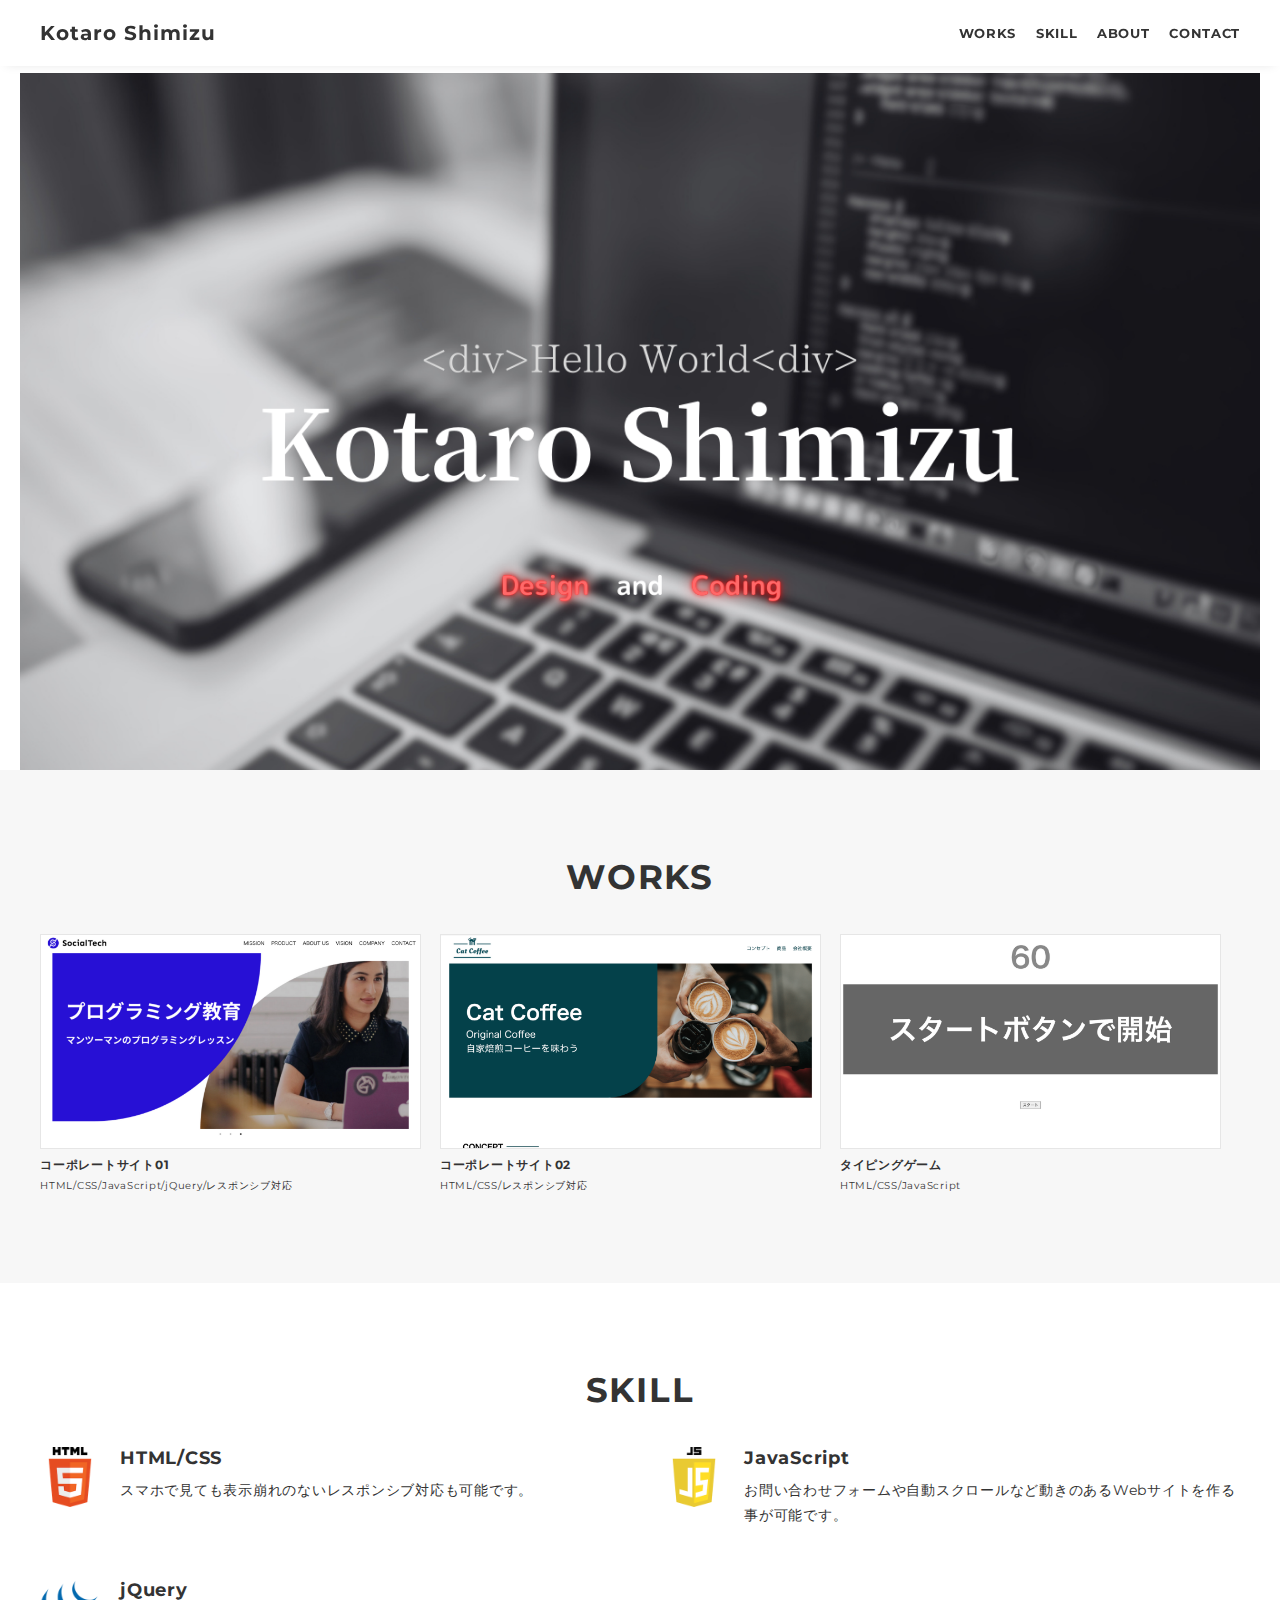
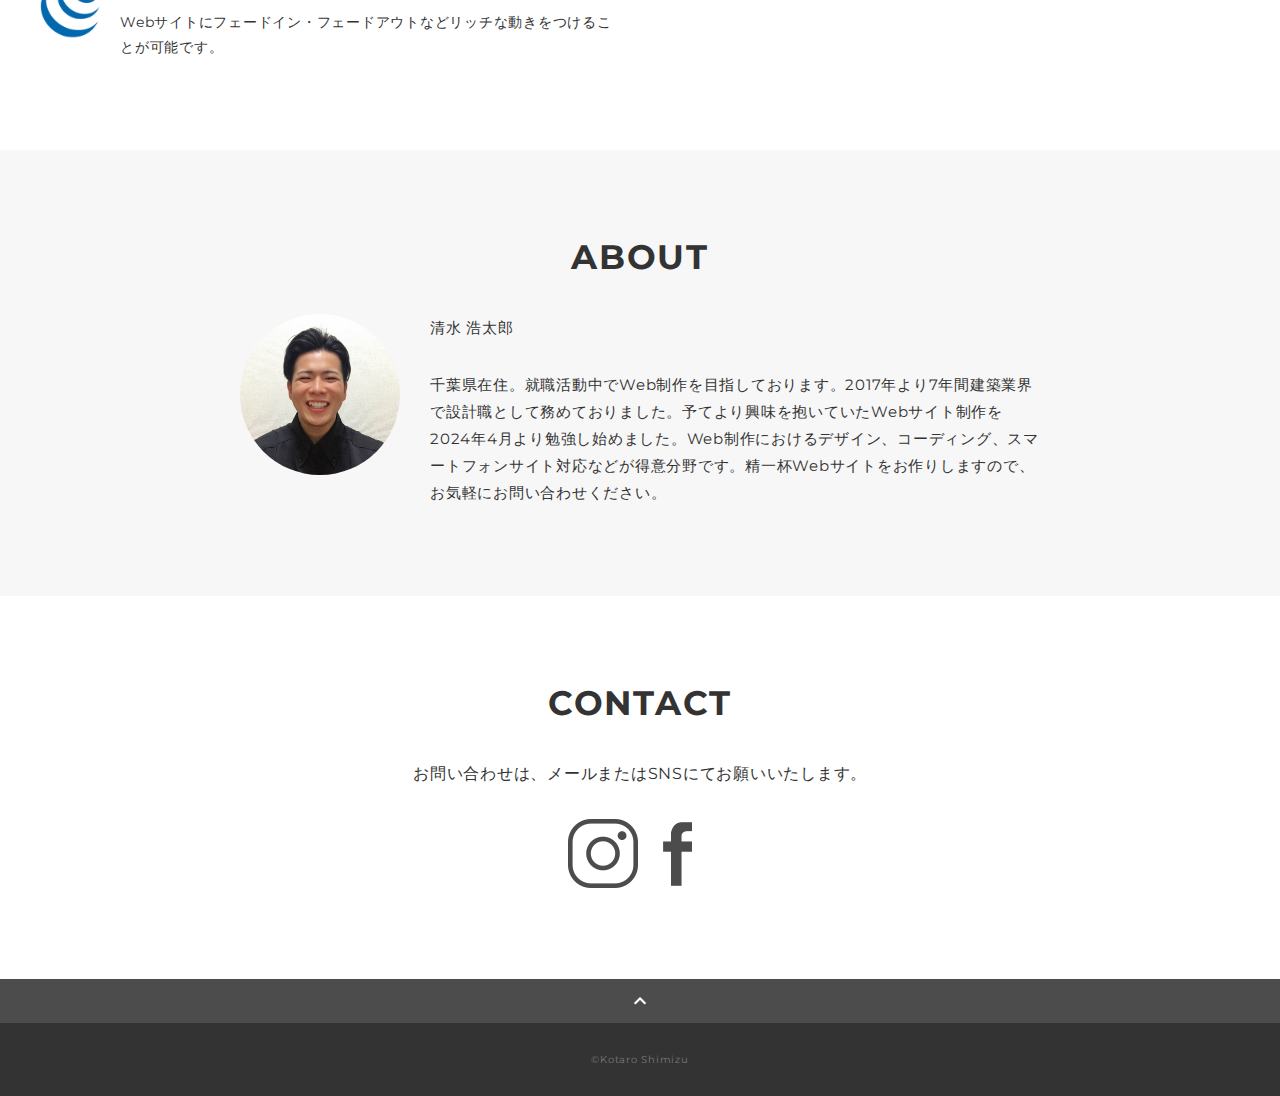
<file: index.html>
<!DOCTYPE html>
<html>
<head>
  <meta charset="utf-8">
  <meta name="viewport" content="width=device-width, initial-scale=1.0, maximum-scale=1.0, minimum-scale=1.0">
  <title>ポートフォリオ</title>
  <link rel="preconnect" href="https://fonts.gstatic.com">
  <link href="https://fonts.googleapis.com/css2?family=Montserrat:wght@400;700&display=swap" rel="stylesheet">
  <link href="https://fonts.googleapis.com/css?family=Material+Icons+Outlined" rel="stylesheet">
  <link href="css/ress.css" media="all" rel="stylesheet" type="text/css" />
  <link href="css/style.css" media="all" rel="stylesheet" type="text/css" />
</head>

<body>
  <div class="wrapper">

    <!-- header -->
    <header class="header">
      <div class="container">
        <h1 class="header-logo">
          <a href="#">Kotaro Shimizu</a>
        </h1>
        <nav class="gnav">
          <ul class="gnav-list">
            <li class="gnav-item"><a href="#works">WORKS</a></li>
            <li class="gnav-item"><a href="#skill">SKILL</a></li>
            <li class="gnav-item"><a href="#about">ABOUT</a></li>
            <li class="gnav-item"><a href="#contact">CONTACT</a></li>
          </ul>
        </nav>
      </div>
    </header>
    <!-- /header -->

    <main class="content">

      <!-- mv -->
      <div class="mv">
        <div class="mv-container">
          <img src="img/main.png" alt="">
        </div>
      </div>
      <!-- /mv -->

      <!-- works -->
      <section class="works section" id="works">
        <div class="container">
          <h2 class="title">WORKS</h2>
          <div class="works-list">
            <a class="works-item" href="works/socialtech/index.html">
              <div class="works-img">
                <img src="img/works/html1.png" alt="html1" />
              </div>
              <p class="works-name">コーポレートサイト01</p>
              <p class="works-info">HTML/CSS/JavaScript/jQuery/レスポンシブ対応</p>
            </a>
            <a class="works-item" href="works/coffeeshop/index.html">
              <div class="works-img">
                <img src="img/works/html2.png" alt="html2" />
              </div>
              <p class="works-name">コーポレートサイト02</p>
              <p class="works-info">HTML/CSS/レスポンシブ対応</p>
            </a>
            <a class="works-item" href="works/typinggame/index.html">
              <div class="works-img">
                <img src="img/works/html3.png" alt="WordPress" />
              </div>
              <p class="works-name">タイピングゲーム</p>
              <p class="works-info">HTML/CSS/JavaScript</p>
            </a>
          </div>
        </div>
      </section>
      <!-- /works -->

      <!-- skill -->
      <section class="skill section" id="skill">
        <div class="container">
          <h2 class="title">SKILL</h2>
          <div class="skill-list">
            <div class="skill-item">
              <p class="skill-img">
                <img src="img/skills/html.png" alt="html">
              </p>
              <div class="skill-body">
                <h3 class="skill-name">HTML/CSS</h3>
                <p class="skill-text">
                  スマホで見ても表示崩れのないレスポンシブ対応も可能です。
                </p>
              </div>
            </div>
            <div class="skill-item">
              <p class="skill-img">
                <img src="img/skills/js.png" alt="javascript">
              </p>
              <div class="skill-body">
                <h3 class="skill-name">JavaScript</h3>
                <p class="skill-text">
                  お問い合わせフォームや自動スクロールなど動きのあるWebサイトを作る事が可能です。
                </p>
              </div>
            </div>
            <div class="skill-item">
              <p class="skill-img">
                <img src="img/skills/jquery.png" alt="jquery">
              </p>
              <div class="skill-body">
                <h3 class="skill-name">jQuery</h3>
                <p class="skill-text">
                  Webサイトにフェードイン・フェードアウトなどリッチな動きをつけることが可能です。
                </p>
              </div>
            </div>
          </div>
        </div>
      </section>
      <!-- /skill -->

      <!-- about -->
      <section class="about section" id="about">
        <div class="container">
          <h2 class="title">ABOUT</h2>
          <div class="profile">
            <p class="profile-img">
              <img src="img/about.png" alt="about">
            </p>
            <div class="profile-body">
              <p>
                清水 浩太郎
              </p>
              <p>
                千葉県在住。就職活動中でWeb制作を目指しております。2017年より7年間建築業界で設計職として務めておりました。予てより興味を抱いていたWebサイト制作を2024年4月より勉強し始めました。Web制作におけるデザイン、コーディング、スマートフォンサイト対応などが得意分野です。精一杯Webサイトをお作りしますので、お気軽にお問い合わせください。
              </p>
              
            </div>
          </div>
        </div>
      </section>
      <!-- /about -->

      <!-- contact -->
      <section class="contact section" id="contact">
        <div class="container">
          <h2 class="title">CONTACT</h2>
          <p class="lead">
            お問い合わせは、<br class="sp-only">メールまたはSNSにてお願いいたします。
          </p>
          <div class="contact-list">
            <a href="https://www.instagram.com/kotaro1223232/" target="_blank">
              <img src="img/icon_instagram.gif" alt="Instagram">
            </a>
            <a href="https://www.facebook.com/profile.php?id=61566906549473" target="_blank">
              <img src="img/icon_facebook.gif" alt="Facebook">
            </a>
          </div>
        </div>
      </section>
      <!-- /contact -->
      <div class="page-top" id="js-page-top">
        <span class="material-icons-outlined">expand_less</span>
      </div>
    </main>

    <!-- footer -->
    <footer class="footer">
      <div class="copyright">&copy;Kotaro Shimizu</div>
    </footer>
    <!-- /footer -->

  </div>
  <script src="https://ajax.googleapis.com/ajax/libs/jquery/3.6.0/jquery.min.js"></script>
  <script type='text/javascript' src="js/script.js"></script>
</body>
</html>
</file>
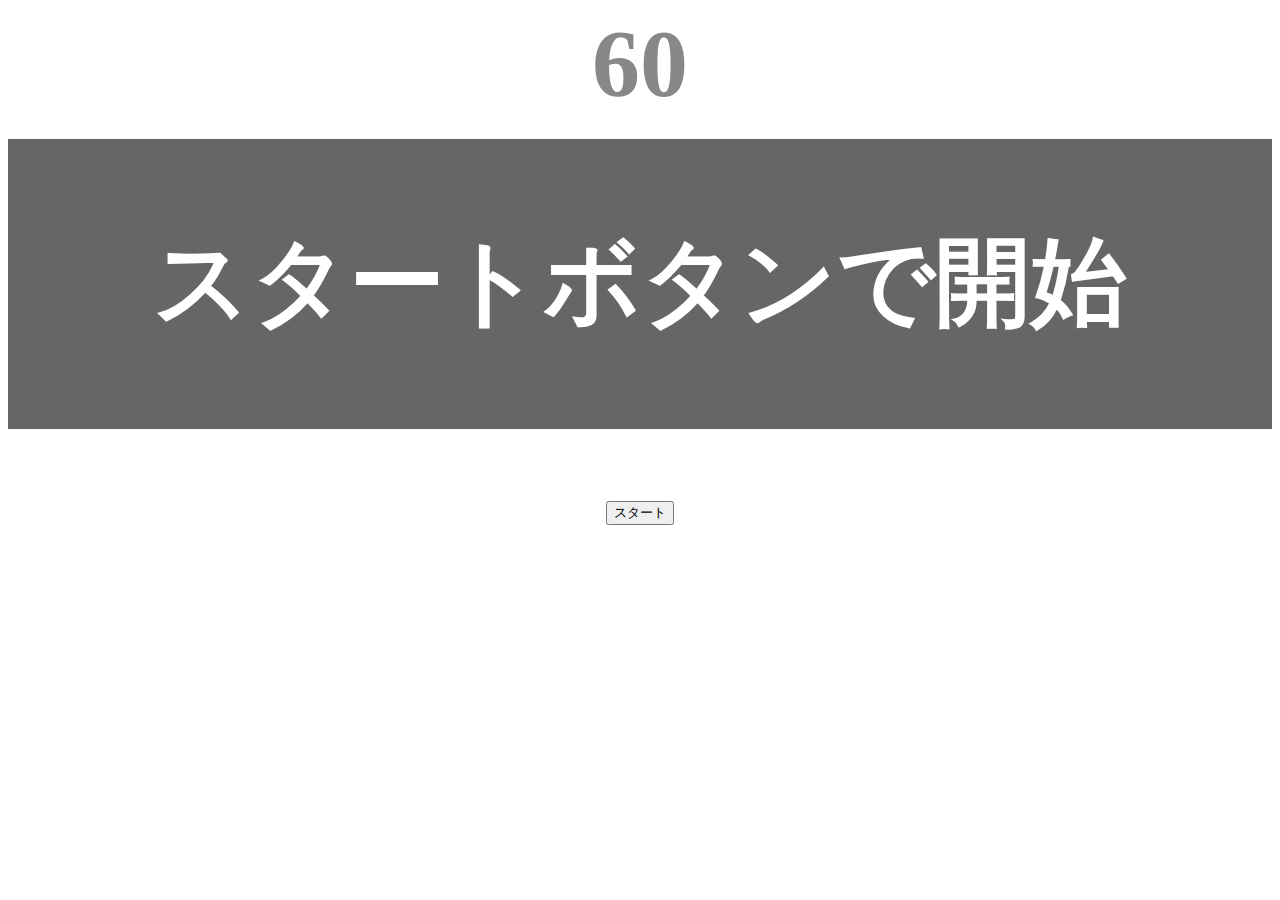
<file: typinggame/index.html>
<!DOCTYPE html>
<html lang="ja">
<head>
  <title>タイピングゲーム</title>
  <meta charset="UTF-8">
  <meta name="description" content="簡易的なタイピングゲームです。">
  <meta name="viewport" content="width=device-width, initial-scale=1.0">
  <link rel="stylesheet" href="style.css">
</head>
<body>
  <p id="count" class="count">60</p>
  <div id="wrap" class="wrap">
    <span id="typed" class="typed"></span><span id="untyped"></span>
  </div>
  <button id="start">スタート</button>
  <script type="text/javascript" src="main.js"></script>
</body>
</html>
</file>
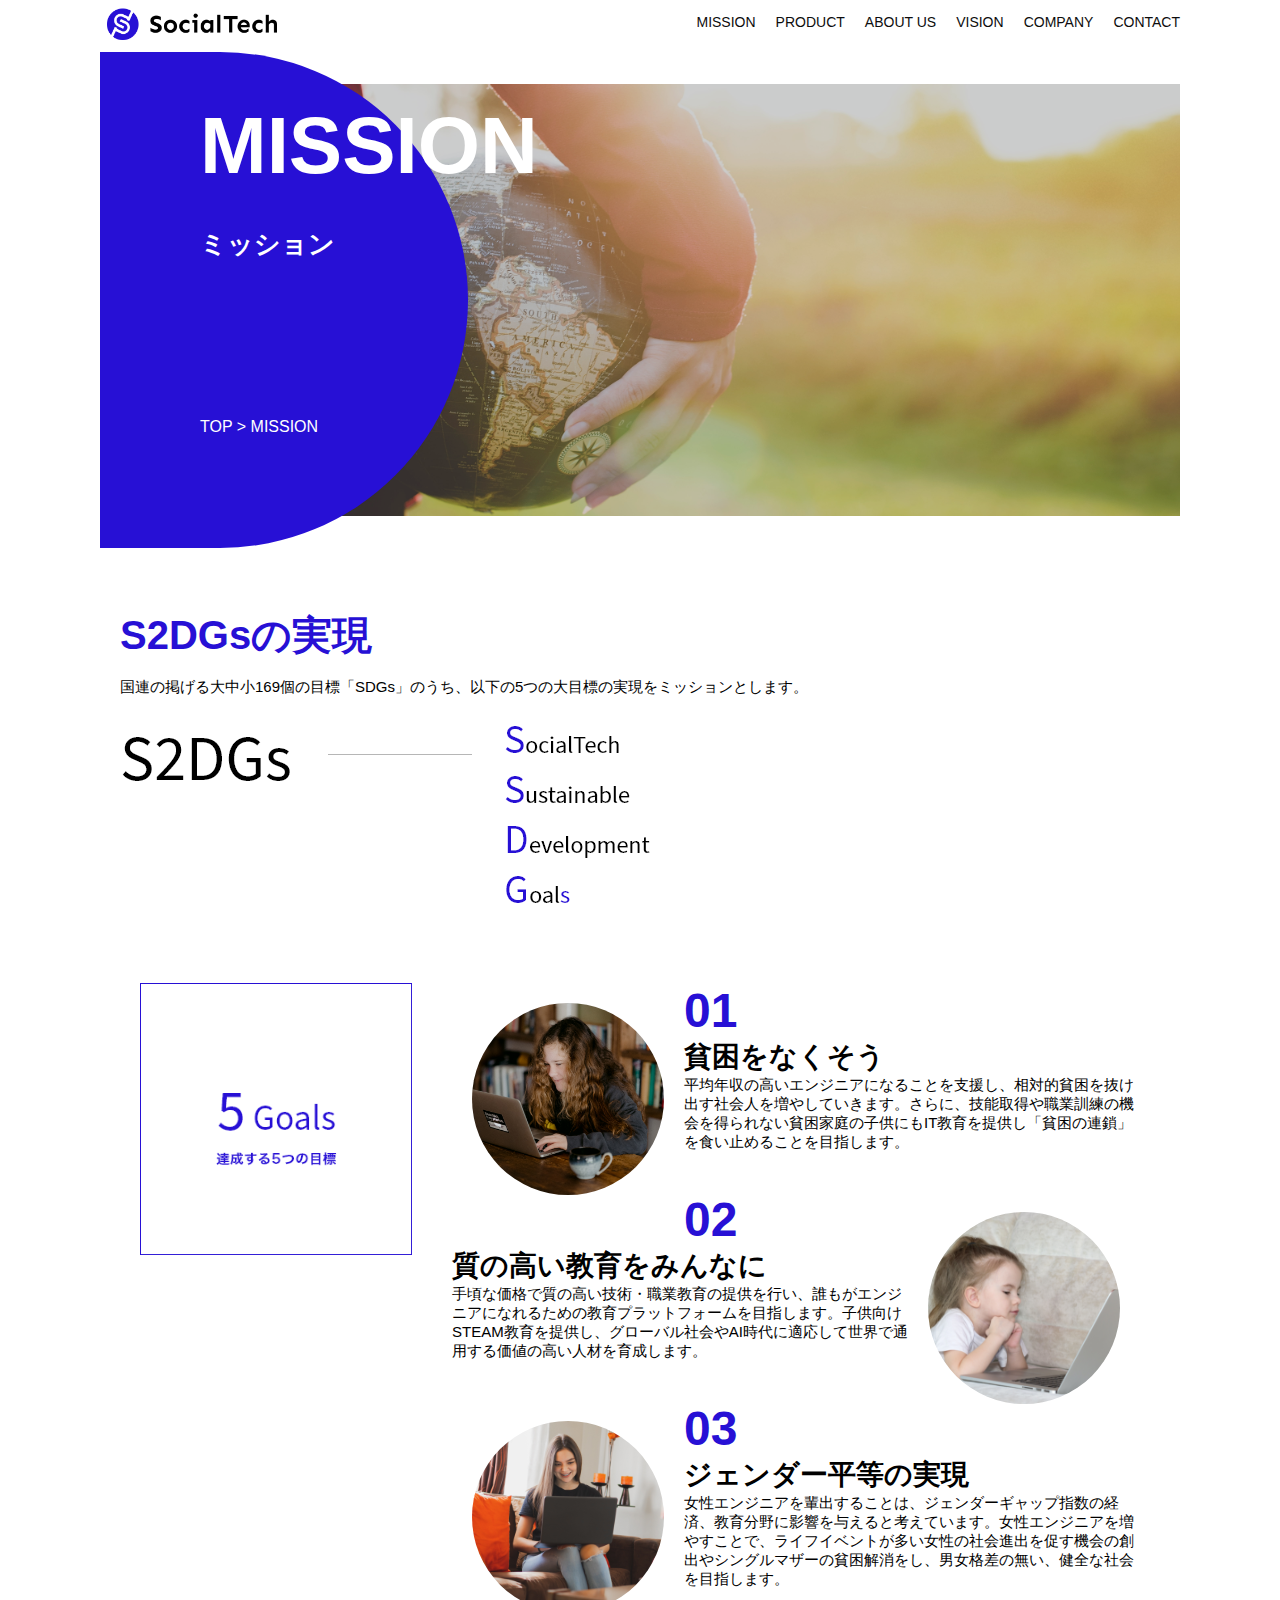
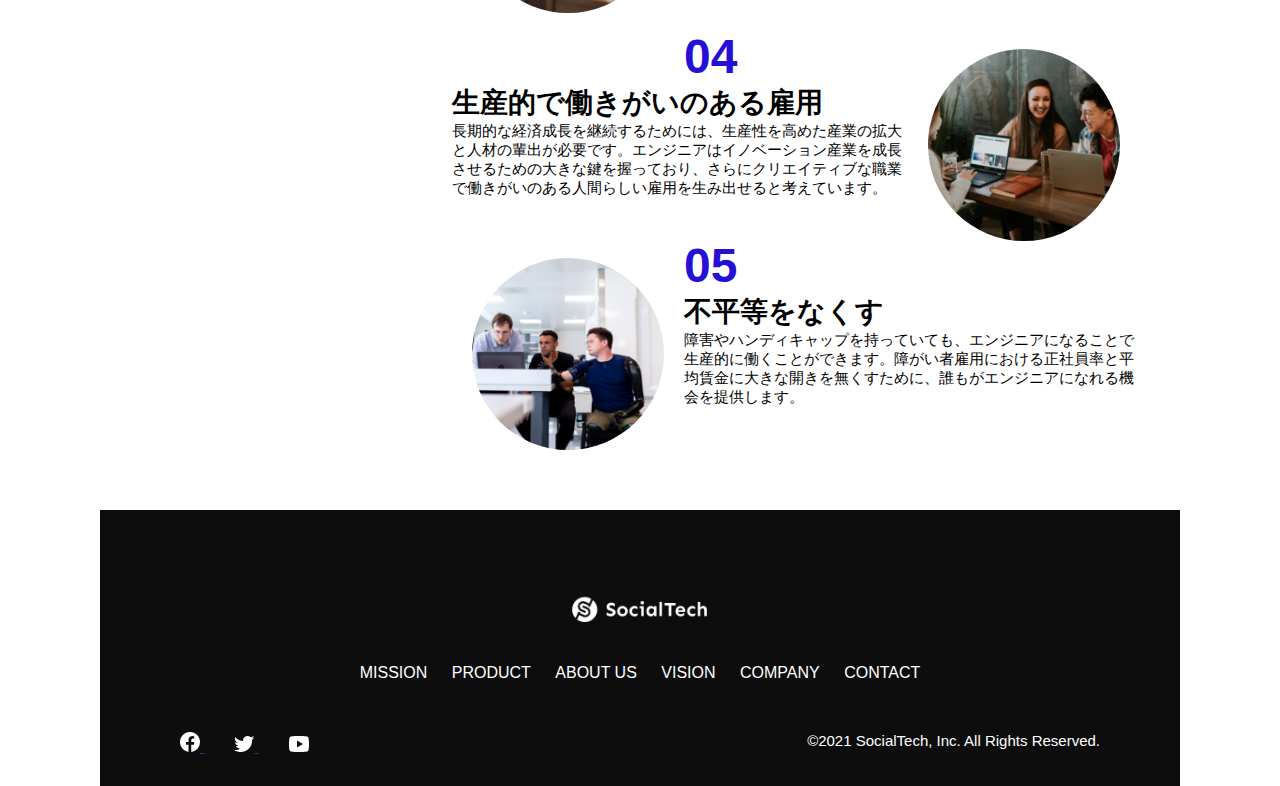
<file: socialtech/mission.html>
<!DOCTYPE html>
  <html>
    <head>
      <title>SocialTech - MISSION ミッション -</title>
      <meta charset="utf-8">
      <meta name="description" content="SocialTechが目指す5つの目標（S2DGs）を紹介します">
      <meta name="viewport" content="width=device-width, initial-scale=1.0">
      <link rel="stylesheet" href="style.css">
    </head>
  
    <body>
      <!-- ヘッダー -->
      <header>
        <!-- ロゴ -->
        <a href="index.html" id="logo">
          <img src="images/logo.png" alt="トップページに戻る">
        </a>
  
        <!-- PC用ナビゲーション -->
        <nav id="nav-pc">
          <ul>
            <li><a href="mission.html">MISSION</a></li>
            <li><a href="product.html">PRODUCT</a></li>
            <li><a href="index.html#aboutus">ABOUT US</a></li>
            <li><a href="index.html#vision">VISION</a></li>
            <li><a href="index.html#company">COMPANY</a></li>
            <li><a href="index.html#contact">CONTACT</a></li>
          </ul>
        </nav>
  
        <!-- スマホ用メニューボタン -->
        <button id="menu-sp" onclick="document.getElementById('nav-sp').style.display = 'block'">
          <img src="images/button-menu.png" alt="ナビゲーションを開く">
        </button>
  
        <!-- スマホ用ナビゲーション -->
        <div id="nav-sp">
          <button id="close" onclick="document.getElementById('nav-sp').style.display = 'none'">
            <img src="images/button-close.png" alt="ナビゲーションを閉じる">
          </button>
  
          <nav>
            <ul>
              <li>
                <a id="logo-sp" href="index.html" onclick="document.getElementById('nav-sp').style.display = 'none'"><img src="images/logo-sp.png" alt="トップページに戻る"></a>
              </li>
              <li><a class="menu" href="mission.html" onclick="document.getElementById('nav-sp').style.display = 'none'">MISSION</a></li>
              <li><a class="menu" href="product.html" onclick="document.getElementById('nav-sp').style.display = 'none'">PRODUCT</a></li>
              <li><a class="menu" href="index.html#aboutus" onclick="document.getElementById('nav-sp').style.display = 'none'">ABOUT US</a></li>
              <li><a class="menu" href="index.html#vision" onclick="document.getElementById('nav-sp').style.display = 'none'">VISION</a></li>
              <li><a class="menu" href="index.html#company" onclick="document.getElementById('nav-sp').style.display = 'none'">COMPANY</a></li>
              <li><a class="menu" href="index.html#contact" onclick="document.getElementById('nav-sp').style.display = 'none'">CONTACT</a></li>
            </ul>
          </nav>
          <div id="sns">
            <a href="">
              <img src="images/button-facebook.png" alt="Facebookのリンク">
            </a>
            <a href="">
              <img src="images/button-twitter.png" alt="Twitterのリンク">
            </a>
            <a href="">
              <img src="images/button-youtube.png" alt="YouTubeのリンク">
            </a>
          </div>
        </div>
      </header>
  
      <main>
        <article>
          <section id="mission-main">
            <div class="mission-main-inner">
              <div id="mission-title">
                <h1>MISSION<br><span>ミッション</span></h1>
                <p>TOP > MISSION</p>
              </div>
            </div>
          </section>

          <section id="mission-s2dgs">
            <h2 class="mission-h2">S2DGsの実現</h2>
            <p>国連の掲げる大中小169個の目標「SDGs」のうち、以下の5つの大目標の実現をミッションとします。</p>
            <img src="images/mission/mission-s2dgs.png" alt="S2DGs">
          </section>

          <section id="mission-five-goals">
            <div class="five-goals-image">
              <img src="images/mission/mission-5goals.png" alt="5Goals">
            </div>
            <div class="five-goals-read">
              <div>
                <img class="fivegoals-image-left" src="images/mission/mission-5goals01.png" alt="PCを操作する女の子">
                <span class="fivegoals-number">01</span>
                <h3 class="fivegoals-h3">貧困をなくそう</h3>
                <p class="fivegoals-p">
                  平均年収の高いエンジニアになることを支援し、相対的貧困を抜け出す社会人を増やしていきます。さらに、技能取得や職業訓練の機会を得られない貧困家庭の子供にもIT教育を提供し「貧困の連鎖」を食い止めることを目指します。
                </p>
              </div>
              <div>
                <img class="fivegoals-image-right" src="images/mission/mission-5goals02.png" alt="">
                <span class="fivegoals-number">02</span>
                <h3 class="fivegoals-h3">質の高い教育をみんなに</h3>
                <p class="fivegoals-p">
                  手頃な価格で質の高い技術・職業教育の提供を行い、誰もがエンジニアになれるための教育プラットフォームを目指します。子供向けSTEAM教育を提供し、グローバル社会やAI時代に適応して世界で通用する価値の高い人材を育成します。
                </p>
              </div>
              <div>
                <img class="fivegoals-image-left" src="images/mission/mission-5goals03.png" alt="">
                <span class="fivegoals-number">03</span>
                <h3 class="fivegoals-h3">ジェンダー平等の実現</h3>
                <p class="fivegoals-p">
                  女性エンジニアを輩出することは、ジェンダーギャップ指数の経済、教育分野に影響を与えると考えています。女性エンジニアを増やすことで、ライフイベントが多い女性の社会進出を促す機会の創出やシングルマザーの貧困解消をし、男女格差の無い、健全な社会を目指します。
                </p>
              </div>
              <div>
                <img class="fivegoals-image-right" src="images/mission/mission-5goals04.png" alt="">
                <span class="fivegoals-number">04</span>
                <h3 class="fivegoals-h3">生産的で働きがいのある雇用</h3>
                <p class="fivegoals-p">
                  長期的な経済成長を継続するためには、生産性を高めた産業の拡大と人材の輩出が必要です。エンジニアはイノベーション産業を成長させるための大きな鍵を握っており、さらにクリエイティブな職業で働きがいのある人間らしい雇用を生み出せると考えています。
                </p>
              </div>
              <div>
                <img class="fivegoals-image-left" src="images/mission/mission-5goals05.png" alt="">
                <span class="fivegoals-number">05</span>
                <h3 class="fivegoals-h3">不平等をなくす</h3>
                <p class="fivegoals-p">
                  障害やハンディキャップを持っていても、エンジニアになることで生産的に働くことができます。障がい者雇用における正社員率と平均賃金に大きな開きを無くすために、誰もがエンジニアになれる機会を提供します。
                </p>
              </div>
            </div>
          </section>
        </article>
      </main>
  
      <footer>
        <div id="footer-logo">
          <img src="images/logo-sp.png" alt="SocialTech">
        </div>
        <div id="footer-link">
          <a href="mission.html">MISSION</a>
          <a href="product.html">PRODUCT</a>
          <a href="index.html#aboutus">ABOUT US</a>
          <a href="index.html#vision">VISION</a>
          <a href="index.html#company">COMPANY</a>
          <a href="index.html#contact">CONTACT</a>
        </div>
        <div id="sns-footer">
          <div class="sns-btns">
            <a href="">
              <img src="images/button-facebook.png" alt="Facebookのリンク">
            </a>
            <a href="">
              <img src="images/button-twitter.png" alt="Twitterのリンク">
            </a>
            <a href="">
              <img src="images/button-youtube.png" alt="YouTubeのリンク">
            </a>
          </div>
          <p id="copyright">&copy;2021 SocialTech, Inc. All Rights Reserved.</p>
        </div>
      </footer>
  
    </body>
  </html>
</file>
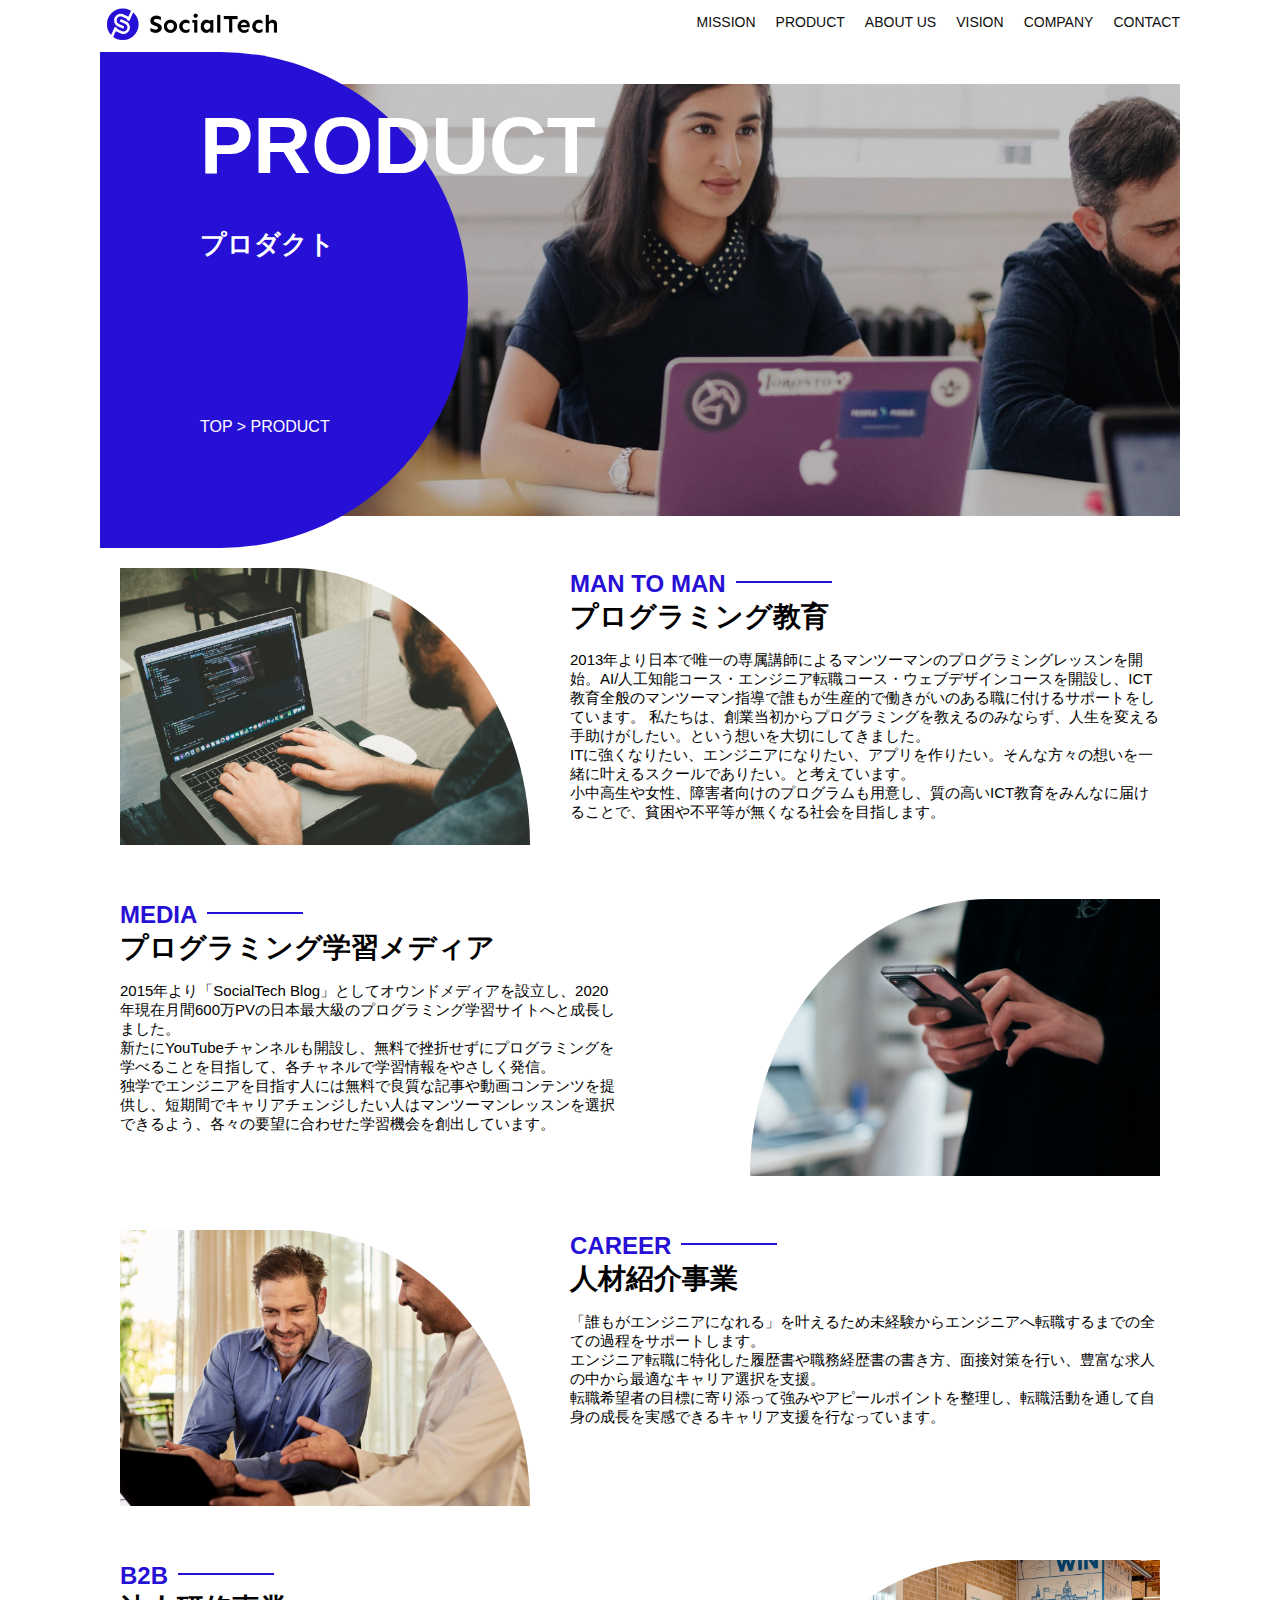
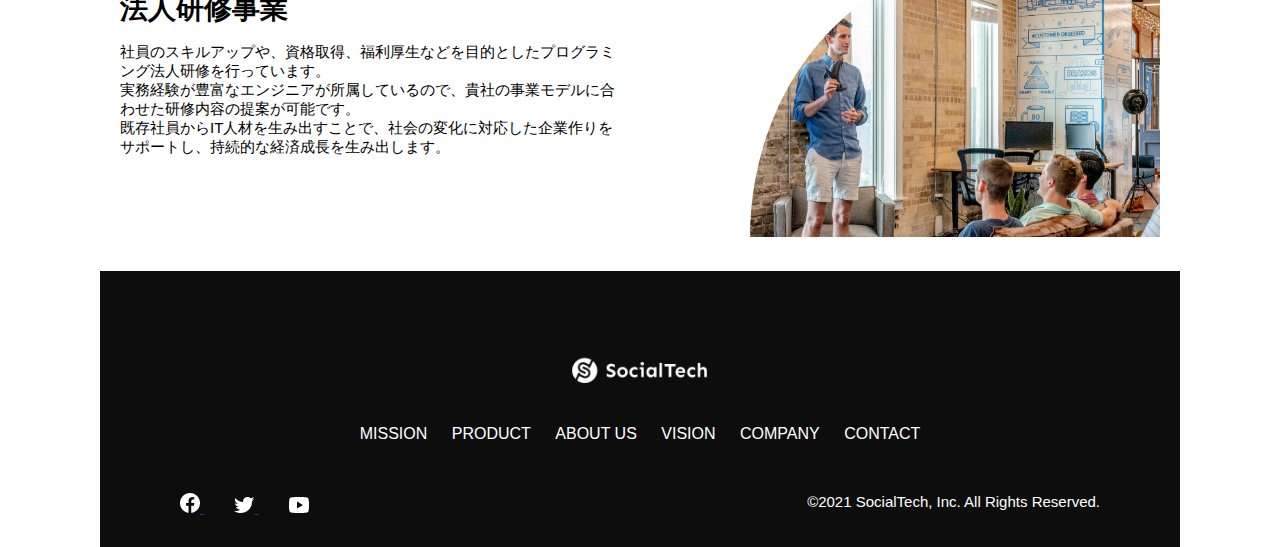
<file: socialtech/product.html>
<!DOCTYPE html>
<html>
  <head>
    <title>SocialTech -PRODUCT プロダクト-</title>
    <meta charset="utf-8">
    <meta name="description" content="SocialTechの4つのプロダクトを紹介します">
    <meta name="viewport" content="width=device-width, initial-scale=1.0">
    <link rel="stylesheet" href="style.css">
  </head>

  <body>
    <!-- ヘッダー -->
    <header>
      <!-- ロゴ -->
      <a href="index.html" id="logo">
        <img src="images/logo.png" alt="トップページに戻る">
      </a>

      <!-- PC用ナビゲーション -->
      <nav id="nav-pc">
        <ul>
          <li><a href="mission.html">MISSION</a></li>
          <li><a href="product.html">PRODUCT</a></li>
          <li><a href="index.html#aboutus">ABOUT US</a></li>
          <li><a href="index.html#vision">VISION</a></li>
          <li><a href="index.html#company">COMPANY</a></li>
          <li><a href="index.html#contact">CONTACT</a></li>
        </ul>
      </nav>

      <!-- スマホ用メニューボタン -->
      <button id="menu-sp" onclick="document.getElementById('nav-sp').style.display = 'block'">
        <img src="images/button-menu.png" alt="ナビゲーションを開く">
      </button>

      <!-- スマホ用ナビゲーション -->
      <div id="nav-sp">
        <button id="close" onclick="document.getElementById('nav-sp').style.display = 'none'">
          <img src="images/button-close.png" alt="ナビゲーションを閉じる">
        </button>

        <nav>
          <ul>
            <li>
              <a id="logo-sp" href="index.html" onclick="document.getElementById('nav-sp').style.display = 'none'"><img src="images/logo-sp.png" alt="トップページに戻る"></a>
            </li>
            <li><a class="menu" href="mission.html" onclick="document.getElementById('nav-sp').style.display = 'none'">MISSION</a></li>
            <li><a class="menu" href="product.html" onclick="document.getElementById('nav-sp').style.display = 'none'">PRODUCT</a></li>
            <li><a class="menu" href="index.html#aboutus" onclick="document.getElementById('nav-sp').style.display = 'none'">ABOUT US</a></li>
            <li><a class="menu" href="index.html#vision" onclick="document.getElementById('nav-sp').style.display = 'none'">VISION</a></li>
            <li><a class="menu" href="index.html#company" onclick="document.getElementById('nav-sp').style.display = 'none'">COMPANY</a></li>
            <li><a class="menu" href="index.html#contact" onclick="document.getElementById('nav-sp').style.display = 'none'">CONTACT</a></li>
          </ul>
        </nav>
        <div id="sns">
          <a href="">
            <img src="images/button-facebook.png" alt="Facebookのリンク">
          </a>
          <a href="">
            <img src="images/button-twitter.png" alt="Twitterのリンク">
          </a>
          <a href="">
            <img src="images/button-youtube.png" alt="YouTubeのリンク">
          </a>
        </div>
      </div>
    </header>

    <main>
      <article>
        <section id="product-main">
          <div class="product-main-inner">
            <div id="product-title">
              <h1>PRODUCT<br><span>プロダクト</span></h1>
              <p>TOP > PRODUCT</p>
            </div>
          </div>
        </section>
        <section class="product-section product-section-left">
          <div class="product-section-img">
            <img src="images/product/product-mantoman.png" alt="PCでコードを書く男性">
          </div>
          <div class="product-read">
            <h2 class="product-h2">MAN TO MAN</h2>
            <h3 class="product-h3">プログラミング教育</h3>
            <p>
              2013年より日本で唯一の専属講師によるマンツーマンのプログラミングレッスンを開始。AI/人工知能コース・エンジニア転職コース・ウェブデザインコースを開設し、ICT教育全般のマンツーマン指導で誰もが生産的で働きがいのある職に付けるサポートをしています。 私たちは、創業当初からプログラミングを教えるのみならず、人生を変える手助けがしたい。という想いを大切にしてきました。<br>ITに強くなりたい、エンジニアになりたい、アプリを作りたい。そんな方々の想いを一緒に叶えるスクールでありたい。と考えています。<br>小中高生や女性、障害者向けのプログラムも用意し、質の高いICT教育をみんなに届けることで、貧困や不平等が無くなる社会を目指します。
            </p>
          </div>
        </section>

        <section class="product-section product-section-right">
          <div class="product-read">
            <h2 class="product-h2">MEDIA</h2>
            <h3 class="product-h3">プログラミング学習メディア</h3>
            <p>
              2015年より「SocialTech Blog」としてオウンドメディアを設立し、2020年現在月間600万PVの日本最大級のプログラミング学習サイトへと成長しました。<br>新たにYouTubeチャンネルも開設し、無料で挫折せずにプログラミングを学べることを目指して、各チャネルで学習情報をやさしく発信。<br>独学でエンジニアを目指す人には無料で良質な記事や動画コンテンツを提供し、短期間でキャリアチェンジしたい人はマンツーマンレッスンを選択できるよう、各々の要望に合わせた学習機会を創出しています。
            </p>
          </div>
          <div class="product-section-img">
            <img src="images/product/product-media.png" alt="スマートフォンを操作する人">
          </div>
        </section>

        <section class="product-section product-section-left">
          <div class="product-section-img">
            <img src="images/product/product-career.png" alt="笑顔で話し合う2人の男性">
          </div>
          <div class="product-read">
            <h2 class="product-h2">CAREER</h2>
            <h3 class="product-h3">人材紹介事業</h3>
            <p>
              「誰もがエンジニアになれる」を叶えるため未経験からエンジニアへ転職するまでの全ての過程をサポートします。<br>エンジニア転職に特化した履歴書や職務経歴書の書き方、面接対策を行い、豊富な求人の中から最適なキャリア選択を支援。<br>転職希望者の目標に寄り添って強みやアピールポイントを整理し、転職活動を通して自身の成長を実感できるキャリア支援を行なっています。<br>
            </p>
          </div>
        </section>

        <section class="product-section product-section-right">
          <div class="product-read">
            <h2 class="product-h2">B2B</h2>
            <h3 class="product-h3">法人研修事業</h3>
            <p>
              社員のスキルアップや、資格取得、福利厚生などを目的としたプログラミング法人研修を行っています。<br>実務経験が豊富なエンジニアが所属しているので、貴社の事業モデルに合わせた研修内容の提案が可能です。<br>既存社員からIT人材を生み出すことで、社会の変化に対応した企業作りをサポートし、持続的な経済成長を生み出します。
            </p>
          </div>
          <div class="product-section-img">
            <img src="images/product/product-b2b.png" alt="講演中の男性とそれを聴く人々">
          </div>
        </section>
      </article>
    </main>

    <footer>
      <div id="footer-logo">
        <img src="images/logo-sp.png" alt="SocialTech">
      </div>
      <div id="footer-link">
        <a href="mission.html">MISSION</a>
        <a href="product.html">PRODUCT</a>
        <a href="index.html#aboutus">ABOUT US</a>
        <a href="index.html#vision">VISION</a>
        <a href="index.html#company">COMPANY</a>
        <a href="index.html#contact">CONTACT</a>
      </div>
      <div id="sns-footer">
        <div class="sns-btns">
          <a href="">
            <img src="images/button-facebook.png" alt="Facebookのリンク">
          </a>
          <a href="">
            <img src="images/button-twitter.png" alt="Twitterのリンク">
          </a>
          <a href="">
            <img src="images/button-youtube.png" alt="YouTubeのリンク">
          </a>
        </div>
        <p id="copyright">&copy;2021 SocialTech, Inc. All Rights Reserved.</p>
      </div>
    </footer>
    
  </body>
</html>
</file>
<file: css/ress.css>
/*!
 * ress.css • v3.0.1
 * MIT License
 * github.com/filipelinhares/ress
 */

/* # =================================================================
   # Global selectors
   # ================================================================= */

html {
  box-sizing: border-box;
  word-break: normal;
  -moz-tab-size: 4;
  tab-size: 4;

  -webkit-text-size-adjust: 100%; /* Prevent adjustments of font size after orientation changes in iOS */
}

*,
::before,
::after {
  box-sizing: inherit;
  background-repeat: no-repeat; /* Set `background-repeat: no-repeat` to all elements and pseudo elements */
}

::before,
::after {
  vertical-align: inherit;
  text-decoration: inherit; /* Inherit text-decoration and vertical align to ::before and ::after pseudo elements */
}

* {
  margin: 0;
  padding: 0; /* Reset `padding` and `margin` of all elements */
}

/* # =================================================================
   # General elements
   # ================================================================= */

hr {
  overflow: visible; /* Show the overflow in Edge and IE */
  height: 0; /* Add the correct box sizing in Firefox */
}

details,
main {
  display: block; /* Render the `main` element consistently in IE. */
}

summary {
  display: list-item; /* Add the correct display in all browsers */
}

small {
  font-size: 80%; /* Set font-size to 80% in `small` elements */
}

[hidden] {
  display: none; /* Add the correct display in IE */
}

abbr[title] {
  /* Add the correct text decoration in Chrome, Edge, IE, Opera, and Safari */
  text-decoration: underline;
  text-decoration: underline dotted;
  border-bottom: none; /* Remove the bottom border in Chrome 57 */
}

a {
  background-color: transparent; /* Remove the gray background on active links in IE 10 */
}

a:active,
a:hover {
  outline-width: 0; /* Remove the outline when hovering in all browsers */
}

code,
kbd,
pre,
samp {
  font-family: monospace, monospace; /* Specify the font family of code elements */
}

pre {
  font-size: 1em; /* Correct the odd `em` font sizing in all browsers */
}

b,
strong {
  font-weight: bolder; /* Add the correct font weight in Chrome, Edge, and Safari */
}

/* https://gist.github.com/unruthless/413930 */
sub,
sup {
  position: relative;
  font-size: 75%;
  line-height: 0;
  vertical-align: baseline;
}

sub {
  bottom: -.25em;
}

sup {
  top: -.5em;
}

/* # =================================================================
   # Forms
   # ================================================================= */

input {
  border-radius: 0;
}

/* Replace pointer cursor in disabled elements */
[disabled] {
  cursor: default;
}

[type="number"]::-webkit-container-spin-button,
[type="number"]::-webkit-outer-spin-button {
  height: auto; /* Correct the cursor style of increment and decrement buttons in Chrome */
}

[type="search"] {
  outline-offset: -2px; /* Correct the outline style in Safari */

  -webkit-appearance: textfield; /* Correct the odd appearance in Chrome and Safari */
}

[type="search"]::-webkit-search-decoration {
  -webkit-appearance: none; /* Remove the container padding in Chrome and Safari on macOS */
}

textarea {
  overflow: auto; /* Internet Explorer 11+ */
  resize: vertical; /* Specify textarea resizability */
}

button,
input,
optgroup,
select,
textarea {
  font: inherit; /* Specify font inheritance of form elements */
}

optgroup {
  font-weight: bold; /* Restore the font weight unset by the previous rule */
}

button {
  overflow: visible; /* Address `overflow` set to `hidden` in IE 8/9/10/11 */
}

button,
select {
  text-transform: none; /* Firefox 40+, Internet Explorer 11- */
}

/* Apply cursor pointer to button elements */
button,
[type="button"],
[type="reset"],
[type="submit"],
[role="button"] {
  cursor: pointer;
  color: inherit;
}

/* Remove container padding and border in Firefox 4+ */
button::-moz-focus-container,
[type="button"]::-moz-focus-container,
[type="reset"]::-moz-focus-container,
[type="submit"]::-moz-focus-container {
  padding: 0;
  border-style: none;
}

/* Replace focus style removed in the border reset above */
button:-moz-focusring,
[type="button"]::-moz-focus-container,
[type="reset"]::-moz-focus-container,
[type="submit"]::-moz-focus-container {
  outline: 1px dotted ButtonText;
}

button,
html [type="button"],
/* Prevent a WebKit bug where (2) destroys native `audio` and `video`controls in Android 4 */
[type="reset"],
[type="submit"] {
  -webkit-appearance: button; /* Correct the inability to style clickable types in iOS */
}

/* Remove the default button styling in all browsers */
button,
input,
select,
textarea {
  border-style: none;
  background-color: transparent;
}

/* Style select like a standard input */
select {
  -webkit-appearance: none; /* Chrome 41+ */
  -moz-appearance: none; /* Firefox 36+ */
}

select::-ms-expand {
  display: none; /* Internet Explorer 11+ */
}

select::-ms-value {
  color: currentColor; /* Internet Explorer 11+ */
}

legend {
  display: table; /* Correct the text wrapping in Edge and IE */
  max-width: 100%; /* Correct the text wrapping in Edge and IE */
  max-width: 100%; /* Correct the text wrapping in Edge 18- and IE */
  white-space: normal; /* Correct the text wrapping in Edge and IE */
  color: inherit; /* Correct the color inheritance from `fieldset` elements in IE */
  border: 0; /* Correct `color` not being inherited in IE 8/9/10/11 */
}

::-webkit-file-upload-button {
  font: inherit; /* Change font properties to `inherit` in Chrome and Safari */
  color: inherit;
  /* Correct the inability to style clickable types in iOS and Safari */

  -webkit-appearance: button;
}

/* # =================================================================
   # Specify media element style
   # ================================================================= */

img {
  border-style: none; /* Remove border when inside `a` element in IE 8/9/10 */
}

/* Add the correct vertical alignment in Chrome, Firefox, and Opera */
progress {
  vertical-align: baseline;
}

/* # =================================================================
   # Accessibility
   # ================================================================= */

/* Hide content from screens but not screenreaders */
@media screen {
  [hidden~="screen"] {
    display: inherit;
  }
  [hidden~="screen"]:not(:active):not(:focus):not(:target) {
    position: absolute !important;
    clip: rect(0 0 0 0) !important;
  }
}

/* Specify the progress cursor of updating elements */
[aria-busy="true"] {
  cursor: progress;
}

/* Specify the pointer cursor of trigger elements */
[aria-controls] {
  cursor: pointer;
}

/* Specify the unstyled cursor of disabled, not-editable, or otherwise inoperable elements */
[aria-disabled] {
  cursor: default;
}
</file>
<file: css/style.css>
body {
  font-family: "Montserrat","Helvetica Neue",Arial,"Hiragino Kaku Gothic ProN","Hiragino Sans",Meiryo,sans-serif;
  font-size: 15px;
  letter-spacing: .05em;
  color: #333;
}

a {
  transition: opacity .3s;
  text-decoration: none;
  color: #1ca9e3;
}

img {
  max-width: 100%;
  height: auto;
  vertical-align: bottom;
  border-style: none;
}



.pc-only {
  display: block;
}

.sp-only {
  display: none;
}

/*--------------------------------
 レイアウト
---------------------------------*/
.wrapper {
  padding-top: 73px;
}

.section {
  padding: 90px 0;
}

.section:nth-of-type(odd) {
  background-color: #f7f7f7;
}

.container {
  max-width: 1340px;
  margin: 0 auto;
  padding: 0 40px;
}

/*--------------------------------
 見出し
---------------------------------*/
.title {
  font-size: 34px;
  font-weight: bold;
  line-height: 1;
  margin-bottom: 40px;
  text-align: center;
  letter-spacing: .05em;
  color: #333;
}

.lead {
  font-size: 16px;
  line-height: 1.8;
  margin-bottom: 30px;
}

/*--------------------------------
ヘッダー
---------------------------------*/
.header {
  position: fixed;
  top: 0;
  z-index: 1;
  width: 100%;
  background-color: #fff;
  box-shadow: 0 5px 10px -6px rgba(0,0,0,.1);
}

.header .container {
  display: flex;
  align-items: center;
  justify-content: space-between;
  padding: 20px 40px;
}

.header-logo {
  font-size: 20px;
  font-weight: bold;
  line-height: 1.2;
  margin-right: 20px;
  letter-spacing: .05em;
}

.header-logo a {
  color: #333;
}

.gnav-list {
  display: flex;
  justify-content: space-between;
  list-style: none;
}

.gnav-item:not(:last-child) {
  margin-right: 20px;
}

.gnav-item a {
  position: relative;
  font-size: 13px;
  font-weight: bold;
  display: inline-block;
  padding: 5px 0;
  transition: .3s;
  letter-spacing: .05em;
  color: #333;
}
.gnav-item a:after {
  position: absolute;
  bottom: 0;
  left: 50%;
  width: 0;
  height: 3px;
  content: "";
  transition: .3s;
  -webkit-transform: translateX(-50%);
  transform: translateX(-50%);
  background-color: #333;
}

.gnav-item a:hover:after {
  width: 100%;
}

/*--------------------------------
 メインビジュアル
---------------------------------*/
.mv {
  display: flex;
  align-items: center;
  justify-content: center;
  height: auto;
  text-align: center;
}

.mv-container {
  position: relative;
  padding: 0 20px;
}

.mv-container img {
  width: 100%;
  height: auto;
}

/*--------------------------------
 Works
---------------------------------*/
.works-list {
  display: flex;
  flex-wrap: wrap;
  margin-bottom: -40px;
}

.works-item {
  width: 31.74603%;
  margin-right: 1.58730%;
  margin-bottom: 40px;
  color: #333;
}

.works-item:hover {
  opacity: .9;
}

.works-item:nth-of-type(3n) {
  margin-right: 0;
}

.works-img img {
  border: 1px solid #e6e6e6;
}

.works-name {
  font-size: 12px;
  font-weight: bold;
  margin-top: 8px;
}

.works-info {
  font-size: 10px;
  margin-top: 5px;
}

/*--------------------------------
 Skill
---------------------------------*/
.skill-list {
  display: flex;
  flex-wrap: wrap;
  justify-content: space-between;
  margin-bottom: -50px;
}

.skill-item {
  display: flex;
  align-items: flex-start;
  justify-content: space-between;
  width: 48%;
  margin-bottom: 50px;
}

.skill-img {
  width: 60px;
  height: auto;
  margin-right: 20px;
}

.skill-body {
  flex: 1;
}

.skill-name {
  margin-bottom: 10px;
}

.skill-text {
  font-size: 14px;
  line-height: 1.8;
}

/*--------------------------------
 About
---------------------------------*/
.profile {
  display: flex;
  flex-wrap: wrap;
  max-width: 800px;
  margin: 0 auto;
}
.profile-img {
  width: 20%;
  margin-right: 30px;
  border-radius: 50%;
}
.profile-img img {
  border-radius: 50%;
}
.profile-body {
  flex: 1;
}

.profile-body p {
  font-size: 15px;
  line-height: 1.8;
}

.profile-body p:not(:last-child) {
  margin-bottom: 30px;
}

/*--------------------------------
 Contact
---------------------------------*/
.contact {
  text-align: center;
}

.contact-item:not(:last-child) {
  margin-right: 10px;
}

.contact-text {
  margin-top: 10px;
}
/*--------------------------------
 ページトップ
---------------------------------*/
.page-top {
  font-weight: bold;
  padding: 10px;
  cursor: pointer;
  text-align: center;
  background-color: #4c4c4c;
}

.page-top .material-icons-outlined {
  vertical-align: bottom;
  color: #fff;
}

/*--------------------------------
 フッター
---------------------------------*/
.footer {
  padding: 30px;
  background-color: #333;
}

.copyright {
  font-size: 10px;
  text-align: center;
  color: #797979;
}

/*--------------------------------
 下層：Worksページ
---------------------------------*/
.article {
  padding: 80px 0;
}

.article-container {
  max-width: 1040px;
  margin: 0 auto;
  padding: 0 20px;
}

.article-title {
  margin-bottom: 30px;
  text-align: center;
}

.article-body {
  max-width: 720px;
  margin: 0 auto;
  margin-bottom: 80px;
}

.article-body h3 {
  position: relative;
  font-size: 18px;
  margin-bottom: 5px;
  padding-left: 1em;
}

.article-body img {
  width: 100%;
  height: auto;
}

.article-body h3:not(:first-child) {
  margin-top: 50px;
}

.article-body h3::before {
  position: absolute;
  top: 0;
  left: 0;
  width: 4px;
  height: 100%;
  content: "";
  border-radius: 3px;
  background-color: #333;
}

.article-body p {
  font-size: 15px;
  line-height: 1.8;
  margin-bottom: 30px;
}

.home-link {
  text-align: center;
}

/*media Queries 767
----------------------------------------------------*/
@media screen and (max-width: 767px) {
  body {
    font-size: 14px;
  }

  .pc-only {
    display: none;
  }

  .sp-only {
    display: block;
  }

  /* 見出し */
  .title {
    font-size: 26px;
    margin-bottom: 20px;
  }

  .lead {
    font-size: 14px;
    line-height: 1.7;
    margin-bottom: 20px;
  }

  /* レイアウト */
  .wrapper {
    padding-top: 57px;
  }

  .section {
    padding: 60px 0;
  }

  .container {
    padding: 0 20px;
  }

  /* ヘッダー */
  .header .container {
    padding: 15px;
  }

  .header-logo {
    font-size: 15px;
    margin-right: 15px;
  }

  .gnav-item:not(:last-child) {
    margin-right: 10px;
  }

  .gnav-item a {
    font-size: 10px;
  }

  .gnav-item a:after {
    display: none;
  }

  /*  メインビジュアル */
  .mv {
    height: 40vh;
  }

  .mv-container {
    padding: 0 20px;
  }

  .mv-title {
    font-size: 30px;
  }
  .mv-subtitle {
    font-size: 16px;
    margin-bottom: 20px;
  }

  .mv-text {
    top: 75%;
    font-size: 14px;
    line-height: 1.7;
  }

  /* Works */
  .works-name {
    font-size: 12px;
  }

  .works-info {
    margin-top: 3px;
  }

  .works-list {
    justify-content: space-between;
  }

  .works-item {
    flex: 0 0 48%;
    margin-right: 0;
    margin-bottom: 30px;
  }

  /* Skill */
  .skill-list {
    display: block;
    margin-bottom: 0;
  }

  .skill-item {
    width: 100%;
    margin-bottom: 35px;
  }

  .skill-item:last-child {
    margin-bottom: 0;
  }

  .skill-name {
    margin-bottom: 5px;
  }

  .skill-text {
    font-size: 13px;
    line-height: 1.7;
  }

  /* About */
  .profile {
    display: block;
  }
  .profile-img {
    width: 150px;
    margin: 0 auto;
    margin-bottom: 25px;
  }

  .profile-body p {
    font-size: 14px;
    line-height: 1.7;
  }

  .profile-body p:not(:last-child) {
    margin-bottom: 20px;
  }

  /* フッター */
  .footer {
    padding: 20px;
  }

  /* 下層ページ */
  .article {
    padding: 50px 0;
  }

  .article-body h3 {
    font-size: 16px;
    padding-left: .8em;
  }

  .article-body h3:not(:first-child) {
    margin-top: 30px;
  }

  .article-body p {
    font-size: 14px;
    line-height: 1.7;
    margin-bottom: 20px;
  }
}
</file>
<file: typinggame/style.css>
body {
  font-size: 6em; 
  text-align: center;
}

/* ゲームの残り秒数が表示されるタイマーの領域 */
.count {
  margin: 0;
  font-weight: bold;
  color: #888;
}

/* テキストが表示される領域 */
.wrap {
  margin-top: 20px;
  padding: 80px 40px;
  background-color: #666;
  font-weight: bold;
  color: #fff;
}

/* 正しくタイプされた場合のテキスト */
.typed {
  color: lightgreen;
}

/* ミスタイプの場合の背景 */
.mistyped {
  background-color: red;
}
</file>
<file: socialtech/style.css>
/* PC、スマホ共通スタイル */
* {
  box-sizing: border-box;
}

p {
  font-size: 15px;
}

body {
  max-width: 1080px;
  margin: 0 auto 0 auto;
  font-family: "Source Sans Pro", "Hiragino Kaku Gothic ProN", Meiryo, Arial, sans-serif;
}

/* PC用カルーセル設定 */
.carousel {
  margin: 0 20px 0 20px;
}

.carouselImg {
  width: 100%;
}
  
/* ヘッダー */
header {
  display: flex;
  justify-content: space-between;
}

/* ナビゲーションのレイアウト */
#nav-pc {
  font-size: 14px;
}

#nav-pc ul {
  display: flex;
  padding-left: 0;
}

#nav-pc li {
  list-style: none;
}

/* ナビゲーションのリンクの装飾設定 */
#nav-pc a {
  text-decoration: none;
  margin-left: 20px;
  color: #0d0d0d;
}

#nav-pc a:hover {
  text-decoration: underline;
}

/* スマホ用ナビを非表示 */
#nav-sp,
#menu-sp {
  display: none;
}

/*見出し*/
h2 {
  margin: 40px 0 0 0;
}

h2::after {
  content: url("images/line.png");
  margin-left: 10px;
}

h3 {
  font-size: 27px;
}

/* ミッション */
#mission {
  margin: 80px auto 80px auto;
}

#mission-flex {
  display: flex;
}

#mission-flex > div {
  width: 50%;
  margin: 20px;
}

#mission-photo {
  width: 100%;
}

#s2dgs {
  margin-top: 50px;
  width: 100%;
}

/* プロダクト */
#product {
  background-color: #fafafa;
  margin: 80px 0 80px 0;
  padding: 10px 40px 0px 40px;
}

/* 外枠 */
#product .product-flex {
  margin-top: 40px;
  display: flex;
}

/* 左のカラム */
#product-left {
  width: 50%;
  margin-right: 20px;
}

/* 右のカラム */
#product-right {
  width: 50%;
  margin-left: 20px;
  margin-top: 80px;
}

/* 写真＋説明の枠 */
#product-left > div {
  position: relative;
  height: 480px;
  margin-right: 20px;
}

#product-right > div {
  position: relative;
  height: 480px;
  margin-left: 20px;
}

/* 写真*/
.product-photo {
  width: 100%;
}

/* 説明文の枠 */
.product-explain {
  background-color: #ffffff;
  position: absolute;
  left: 0;
  bottom: 50px;
  margin: 0 40px 0 40px;
  padding: 20px;
  box-shadow: 5px 5px 10px rgba(0, 0, 0, 0.05);
}

/* 説明文の英語 */
.product-explain > span {
  color: #2710d5;
  font-weight: bold;
  font-size: 16px;
  margin: 0px;
}

/* 説明文の見出し */
.product-explain > h3 {
  margin: 5px 0 5px 0;
}

/* 説明文 */
.product-explain > p {
  margin: 0;
}

/* もっと見るボタン */
#product-more {
  text-align: center;
}

#product-more a {
  position: relative;
  bottom: -42px;
}

/* ABOUT US */
#aboutus {
  margin: 80px auto 80px auto;
}

/* ３つの組織文化と写真を入れる枠 */
#aboutus > div {
  display: flex;
}

/* 写真 */
.culture-img {
  width: 50%;
  align-self: flex-start;
}

.culture-img2 {
  margin-top: 50px;
  width: 100%;
}

/* 3つの組織文化の表 */
.culture-table {
  margin-right: 50px;
}

/* 番号 */
.culture-num {
  font-size: 80px;
  color: #2710d5;
  padding: 0 20px 0 0;
}

/* 見出し */
.culture-table th {
  text-align: left;
  font-size: 28px;
  font-weight: bold;
}

/* 組織文化英語 */
.culture-en {
  color: #2710d5;
  font-size: 24px;
}

/* 説明文 */
.culture-description {
  margin: 0;
}

/* ビジョン */
#vision {
  margin: 80px auto 80px auto;
}

/* セクション内の外枠*/
#vision > div {
  display: flex;
  justify-content: space-between;
  flex-wrap: wrap;
}

/*7つの行動指針の枠*/
.vision-box {
  width: 300px;
  height: 300px;
  margin-bottom: 30px;
  position: relative;
}

.vision-box > img {
  width: 100%;
  position: relative;
  z-index: 30;
}

.vision-box > div {
  position: absolute;
  top: 0;
  left: 0;
  z-index: 31;
  margin-right: 20px;
}

.vision-box > div > h4 {
  color: #2710d5;
  font-size: 19px;
  margin: 80px 0 0 0;
}

.vision-box > div > h4::first-letter {
  font-size: 40px;
}

.vision-box > div > h5 {
  font-size: 20px;
  margin: 0 0 0 0;
}

.vision-box > div > p {
  margin: 10px 0 0 0;
}

/*会社概要*/
#company {
  margin: 80px auto 80px auto;
}

#company-table {
  width: 100%;
}

.tableheader {
  text-align: left;
  padding: 20px;
  border-bottom-color: #2710d5;
  border-bottom-width: 1px;
  border-bottom-style: solid;
  width: 100px;
}

.tableheader-first {
  border-top-color: #2710d5;
  border-top-width: 1px;
  border-top-style: solid;
}

.cell {
  padding: 30px;
  border-bottom-color: #ececec;
  border-bottom-width: 1px;
  border-bottom-style: solid;
}

.cell-first {
  border-top-color: #ececec;
  border-top-width: 1px;
  border-top-style: solid;
}

#company > iframe {
  width: 100%;
  height: 368px;
  margin-top: 40px;
}

/* お問い合わせ */
#contact {
  margin: 80px auto 80px auto;
}

/* 外枠 */
#contact > form > div {
  display: flex;
  flex-direction: row;
  flex-wrap: wrap;
  padding-bottom: 30px;
}

/* 左列　見出し */
.contact-heading {
  width: 240px;
  align-self: center;
}

/* 見出しのラベル */
.contact-label {
  font-weight: bold;
}

/* 必須 */
.contact-span {
  color: #ce2222;
  margin: 0 0 0 20px;
  font-weight: bold;
}

/* テキストボックス */
.contact-textbox {
  border-top: 0px;
  border-left: 0px;
  border-right: 0px;
  border-bottom-width: 1px;
  border-bottom-color: #707070;
  border-style: solid;
  background-color: #fafafa;
  height: 56px;
  width: 400px;
}

/* お問い合わせ内容のテキストエリア */
.contact-textarea {
  border-top: 0px;
  border-left: 0px;
  border-right: 0px;
  border-bottom-width: 1px;
  border-bottom-color: #707070;
  background-color: #fafafa;
  width: 400px;
  height: 200px;
}

/* 個人情報の取り扱い */
#contact dt {
  font-weight: bold;
}

#contact dd {
  margin: 0 0 16px 0;
}

#contact dd p {
  margin: 0;
}

#contact dd ul {
  padding-left: 0;
}

#contact dd li {
  margin-bottom: 0;
  list-style: none;
}

/* フッター */
footer {
  background-color: #0d0d0d;
  text-align: center;
  padding: 80px 80px 30px 80px;
}

#footer-logo {
  margin-bottom: 30px;
}

#footer-link {
  margin-bottom: 50px;
}

#footer-link > a {
  text-decoration: none;
  margin: 10px;
  color: #ffffff;
}

#footer-link > a:hover {
  text-decoration: underline;
}

#sns-footer {
  display: flex;
  justify-content: space-between;
  text-align: left;
}

#sns-footer a {
  margin-right: 30px;
}

#copyright {
  color: #ffffff;
  margin: 0;
}

/* mission.html用スタイル */
/* ミッションのメインビジュアル */
.mission-main-inner {
  background-image: url("images/mission/mission-main.png");
  background-repeat: no-repeat;
  background-position-y: center;
}

#mission-title {
  background-color: #2710d5;
  width: 368px;
  color: #ffffff;
  height: 496px;
  border-radius: 0 248px 248px 0;
  position: relative;
}

#mission-title h1 {
  position: absolute;
  top: 0;
  left: 100px;
  font-size: 80px;
  line-height: 1;
}

#mission-title h1 span {
  font-size: 26px;
}

#mission-title > p {
  position: absolute;
  top: 350px;
  left: 100px;
  font-size: 16px;
}

/* ミッションページ　S2DGSの設定 */
#mission-s2dgs {
  padding: 20px;
}

.mission-h2 {
  color: #2710d5;
  font-size: 40px;
}

.mission-h2::after {
  content: none;
}

/* ミッションページ　5つのゴールの設定 */
#mission-five-goals {
  padding: 20px;
  display: flex;
}

#mission-five-goals .five-goals-image {
  width: 30%;
  padding: 20px;
}

#mission-five-goals .five-goals-image img {
  width: 100%;
}

#mission-five-goals .five-goals-read {
  width: 70%;
  padding: 20px;
}

#mission-five-goals .five-goals-read > div {
  margin-bottom: 40px;
}

.fivegoals-image-right {
  float: right;
  margin: 20px;
}

.fivegoals-image-left {
  float: left;
  margin: 20px;
}

.fivegoals-number {
  color: #2710d5;
  font-size: 48px;
  font-weight: bold;
  margin: 0;
}

.fivegoals-h3 {
  font-size: 28px;
  margin: 0;
}

.fivegoals-p {
  margin: 0;
}

/* プロダクトページ */
.product-main-inner {
  background-image: url("images/product/product-main.png");
  background-repeat: no-repeat;
  background-position-y: center;
}

#product-title {
  background-color: #2710d5;
  width: 368px;
  color: #ffffff;
  height: 496px;
  border-radius: 0 248px 248px 0;
  position: relative;
}

#product-title h1 {
  position: absolute;
  top: 0;
  left: 100px;
  font-size: 80px;
  line-height: 1;
}

#product-title h1 span {
  font-size: 26px;
}

#product-title > p {
  position: absolute;
  top: 350px;
  left: 100px;
  font-size: 16px;
}

/* セクション */
.product-section {
  display: flex;
  padding: 20px 20px 0;
}

.product-section .product-section-img {
  width: 450px;
}

/* 右が画像のセクション*/
.product-section-left .product-section-img img {
  width: 100%;
  padding: 0 40px 30px 0;
  border-radius: 0 432px 0 0;
}

.product-section-left .product-read {
  width: 50%;
  flex-grow: 1;
}

.product-section-left .product-read p {
  margin-bottom: 0;
}

/* 右が画像のセクション*/
.product-section-right {
  justify-content: space-between;
}

.product-section-right .product-section-img img {
  width: 100%;
  padding: 0 0 30px 40px;
  border-radius: 432px 0 0 0;
}

.product-section-right .product-read {
  width: 500px;
}

.product-h2 {
  color: #2710d5;
  font-size: 24px;
  margin: 0;
}

.product-h3 {
  font-size: 28px;
  margin: 0;
}

/*====================
 スマートフォン用のスタイル
=====================*/
@media screen and (max-width: 767px) {
  /* スマホ用カルーセル設定 */
  .carousel {
    margin: 0;
  }

  /* PC用ナビゲーション非表示 */
  #nav-pc {
    display: none;
  }

  /* ハンバーガーメニュー */
  #menu-sp {
    display: block;
    background-color: transparent;
    padding: 0;
    border: none;
    position: absolute;
    top: 0px;
    right: 0px;
  }

  /* スマホ用ナビゲーションの表示切替*/
  /* 初期状態、レイアウトと非表示設定 */
  #nav-sp {
    background-color: #2710d5;
    position: fixed;
    left: 0;
    top: 0;
    height: 100%;
    width: 100%;
    display: none;
    z-index: 100;
  }

  /* ×ボタン */
  #close {
    position: absolute;
    top: 20px;
    right: 20px;
    background-color: transparent;
    border: none;
  }

  #nav-sp nav ul {
    padding-left: 0;
  }

  #nav-sp nav li {
    list-style: none;
  }

  /* ナビゲーションメニュー用ロゴ */
  #logo-sp {
    margin: 80px 0 30px 20px;
  }

  /* ナビゲーションのリンクの装飾設定 */
  #nav-sp nav a {
    display: block;
    color: #ffffff;
  }

  #nav-sp nav a:hover {
    text-decoration: underline;
  }

  #nav-sp .menu {
    text-decoration: none;
    margin: 0 20px 0 20px;
    height: 44px;
    font-size: 16px;
    background-image: url("images/arrow.png");
    background-repeat: no-repeat;
    background-position: right top;
  }

  #sns {
    position: absolute;
    bottom: 20px;
    left: 20px;
  }

  #sns > a {
    margin-right: 30px;
  }

  /* メインビジュアル */
  #main-visual {
    position: relative;
    height: 470px;
  }

  #main-visual > div {
    text-align: center;
    height: 280px;
  }

  #main-visual h1 {
    font-size: 28px;
    margin: 90px 0 0 0;
  }

  #main-visual > div > p {
    margin: 0;
    font-size: 15px;
  }

  #main-visual > img {
    width: 100%;
    border-radius: 476px 0 0 0;
    top: auto;
    bottom: 0;
  }

  /*見出し*/
  h2 {
    margin: 15px 0 15px 0;
  }
  
  h3 {
    font-size: 24px;
    margin: 10px 0 0 0;
  }

  /* ミッション */
  #mission {
    margin: 20px 0 20px 0;
    padding: 0 20px 0 20px;
  }

  #mission-flex {
    flex-direction: column;
  }

  #mission-flex > div {
  width: 100%;
  margin: 0;
  }

  /* プロダクト */
  #product {
    margin: 0;
    padding: 10px 20px 0 20px;
  }

  /* 外枠 */
  #product .product-flex {
    flex-direction: column;
    margin-top: 0;
  }

  /* 左右のカラム　スマホでは縦並び */
  #product-left,
  #product-right {
    width: 100%;;
    margin: 0;
  }

  /* 写真＋説明の枠 */
  #product-left > div,
  #product-right > div {
    height: auto;
    margin: 0;
  }

  /* 説明文の枠 */
  .product-explain {
    position: relative;
    margin: 0;
  }

  .product-explain > h3 {
    margin: 10px 0 10px 0;
    font-size: 24px;
  }

  /* もっと見るボタン */
  #product-more {
    text-align: left;
  }

  /* ABOUT US */
  #aboutus {
    margin: 80px 20px 80px 20px;
  }

  #aboutus > div {
    flex-direction: column;
  }

  .culture-table th {
    font-size: 16px;
  }

  .culture-table {
    margin-right: 0;
    padding-right: 20px;
    order: 2;
  }

  .culture-img {
    width: 100%;
    order: 1;
  }

  .culture-img2 {
    margin-top: 0;
  }

  .culture-num {
    padding: 0;
  }

  .culture-description {
    margin: 0;
  }

  /* ビジョン */
  #vision {
    margin: 80px 20px 80px 20px;
  }

  .vision-box > img {
    position: absolute;
    top: 0;
    left: 0;
  }

  .vision-box > div > h4 {
    margin: 60px 0 0 0;
  }

  /*会社概要*/
  #company {
    margin: 0 20px 0 20px;
  }

  #company > h3 {
    margin-bottom: 20px;
  }

  .tableheader {
    width: 50px;
  }

  .cell {
    padding: 20px;
  }

  #company > iframe {
    height: 240px;
  }

  /* お問い合わせ */
  #contact {
    margin: 80px 20px 80px 20px;
  }

  #contact > h3 {
    margin-bottom: 20px;
  }

  #contact > form > div {
    flex-direction: column;
    margin-bottom: 20px;
  }

  .contact-heading {
    align-self: auto;
    margin-bottom: 20px;
  }

  .contact-textbox {
    min-width: 300px;
    width: 100%;
  }

  .contact-textarea {
    height: 150px;
    width: 100%;
  }

  .radiobutton {
    margin-bottom: 20px;
  }

  /* フッター */
  footer {
    padding: 30px 20px 50px 20px;
    text-align: left;
  }

  #footer-link > a {
    margin: 0 20px 30px 0;
    display: block;
    background-image: url("images/arrow.png");
    background-repeat: no-repeat;
    background-position: right top;
  }

  #footer-link > a:hover {
    text-decoration: underline;
  }

  #sns-footer {
    flex-direction: column;
    justify-content: flex-start;
  }

  #copyright {
    font-size: 12px;
    margin-top: 30px;
  }

  /* mission.html用スタイル */
  /* ミッションのメインビジュアル */
  #mission-main {
    height: 256px;
    margin-top: 4%;
    position: relative;
  }

  .mission-main-inner {
    height: 80%;
    background-size: cover;
  }

  #mission-title {
    width: 136px;
    height: 256px;
    position: absolute;
    top: -10%;
  }

  #mission-title h1 {
    left: 20px;
    font-size: 40px;
  }

  #mission-title h1 span {
    font-size: 18px;
  }

  #mission-title > p {
    top: 180px;
    left: 20px;
    font-size: 13px;
  }

  /* ミッションページ　S2DGSの設定 */
  .mission-h2 {
    font-size: 38px;
    margin: 0px;
  }

  .mission-h2::after {
    content: none;
  }

  #mission-s2dgs > img {
    width: 100%;
  }

  /* ミッションページ　5つのゴールの設定 */
  #mission-five-goals {
    flex-direction: column;
  }

  #mission-five-goals > div {
    padding: 0;
  }

  #mission-five-goals .five-goals-image,
  #mission-five-goals .five-goals-read {
    width: 100%;
    padding: 0;
  }

  #mission-five-goals .five-goals-read > div {
    display: flex;
    flex-direction: column;
  }

  .fivegoals-image-right,
  .fivegoals-image-left {
    align-self: center;
  }

  /* プロダクトページ */
  #product-main {
    height: 256px;
    margin-top: 4%;
    position: relative;
  }

  .product-main-inner {
    height: 80%;
    background-size: cover;
  }

  #product-title {
    width: 136px;
    height: 256px;
    position: absolute;
    top: -10%;
  }
  
  #product-title h1 {
    left: 20px;
    font-size: 40px;
  }

  #product-title h1 span {
    font-size: 18px;
  }

  #product-title > p {
    top: 180px;
    left: 20px;
    font-size: 13px;
  }

  /* セクション */
  .product-section {
    flex-direction: column;
  }

  .product-section .product-section-img {
    width: 100%;
  }
  
  .product-section .product-section-img img {
    width: 100%;
    padding: 0;
  }

  /* 右が画像のセクション*/
  .product-section-left .product-section-img img {
    border-radius: 0 300px 0 0;
  }

  .product-section-left .product-read {
    width: 100%;
    flex-grow: 1;
  }

  /* 右が画像のセクション*/
  .product-section-right .product-section-img {
    order: 1;
    border-radius: 300px 0 0 0;
  }

  .product-section-right .product-read {
    order: 2;
    width: 100%;
  }

}
</file>
